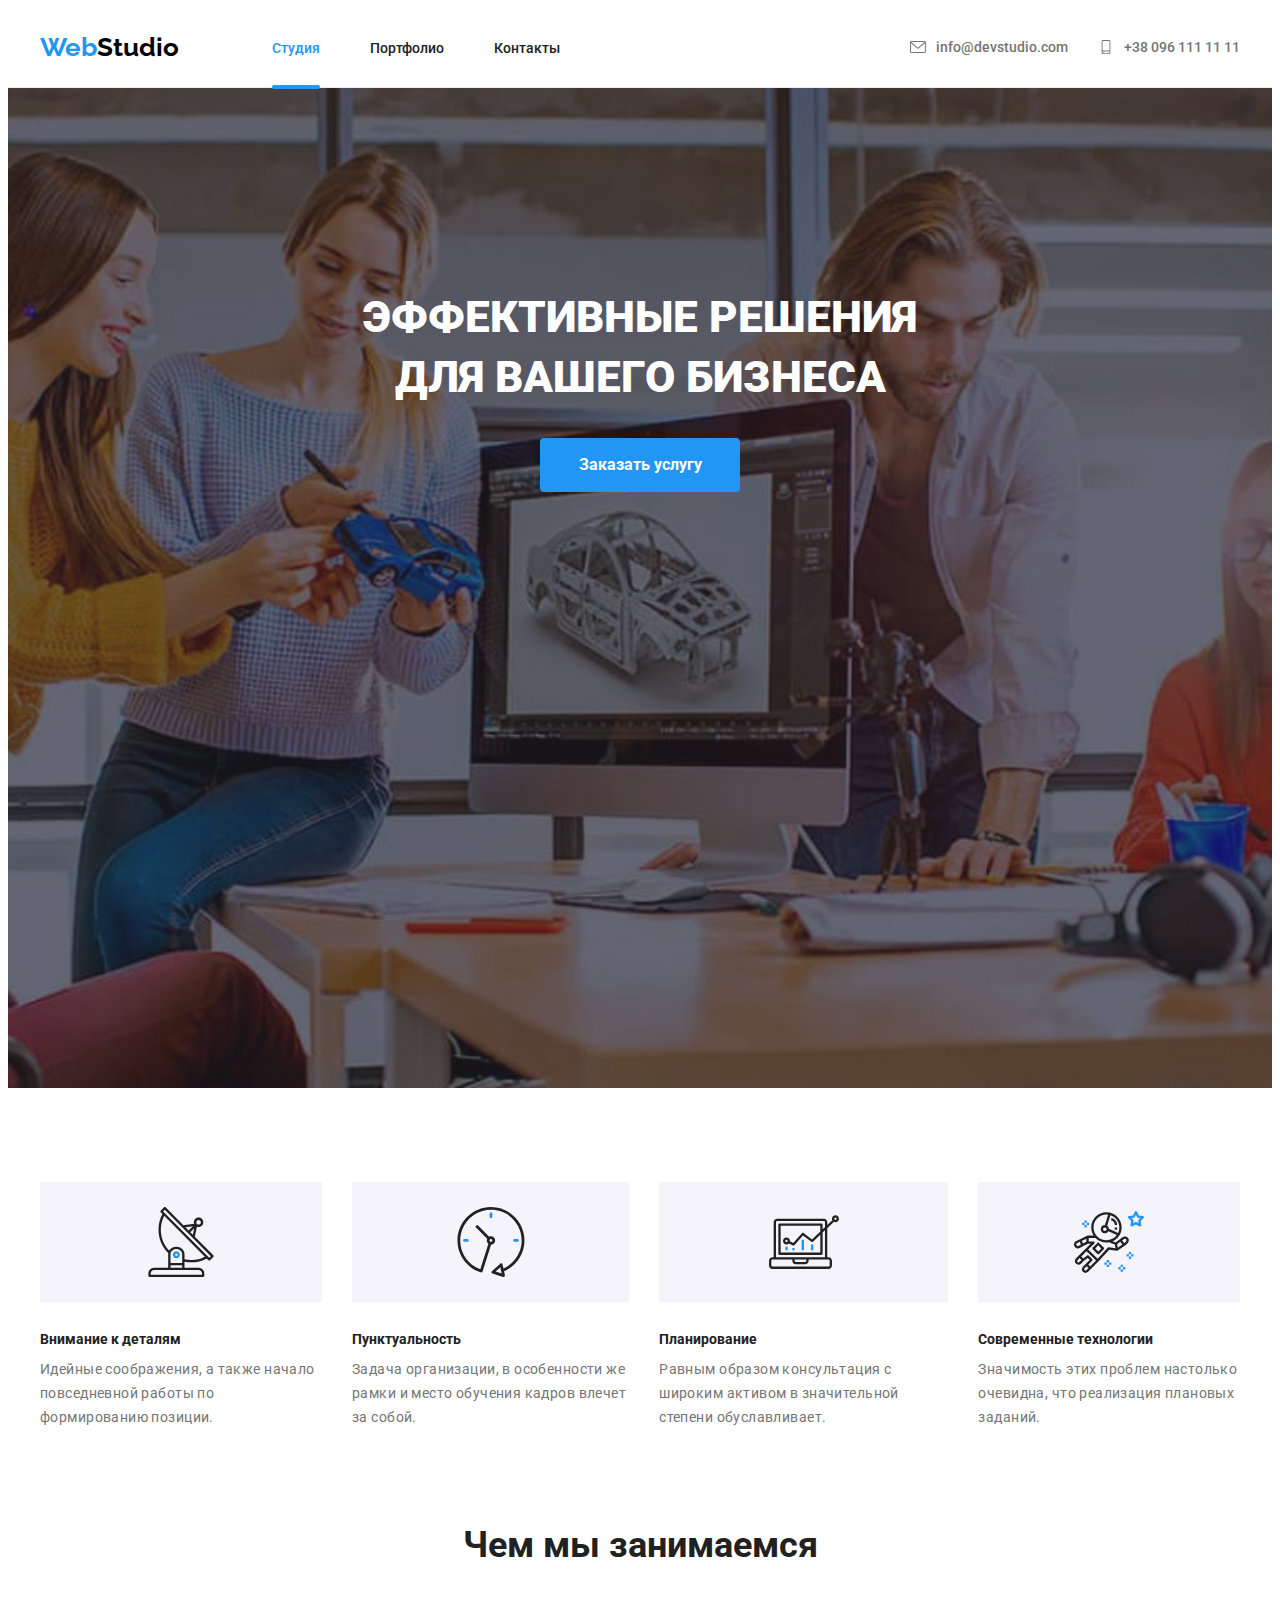
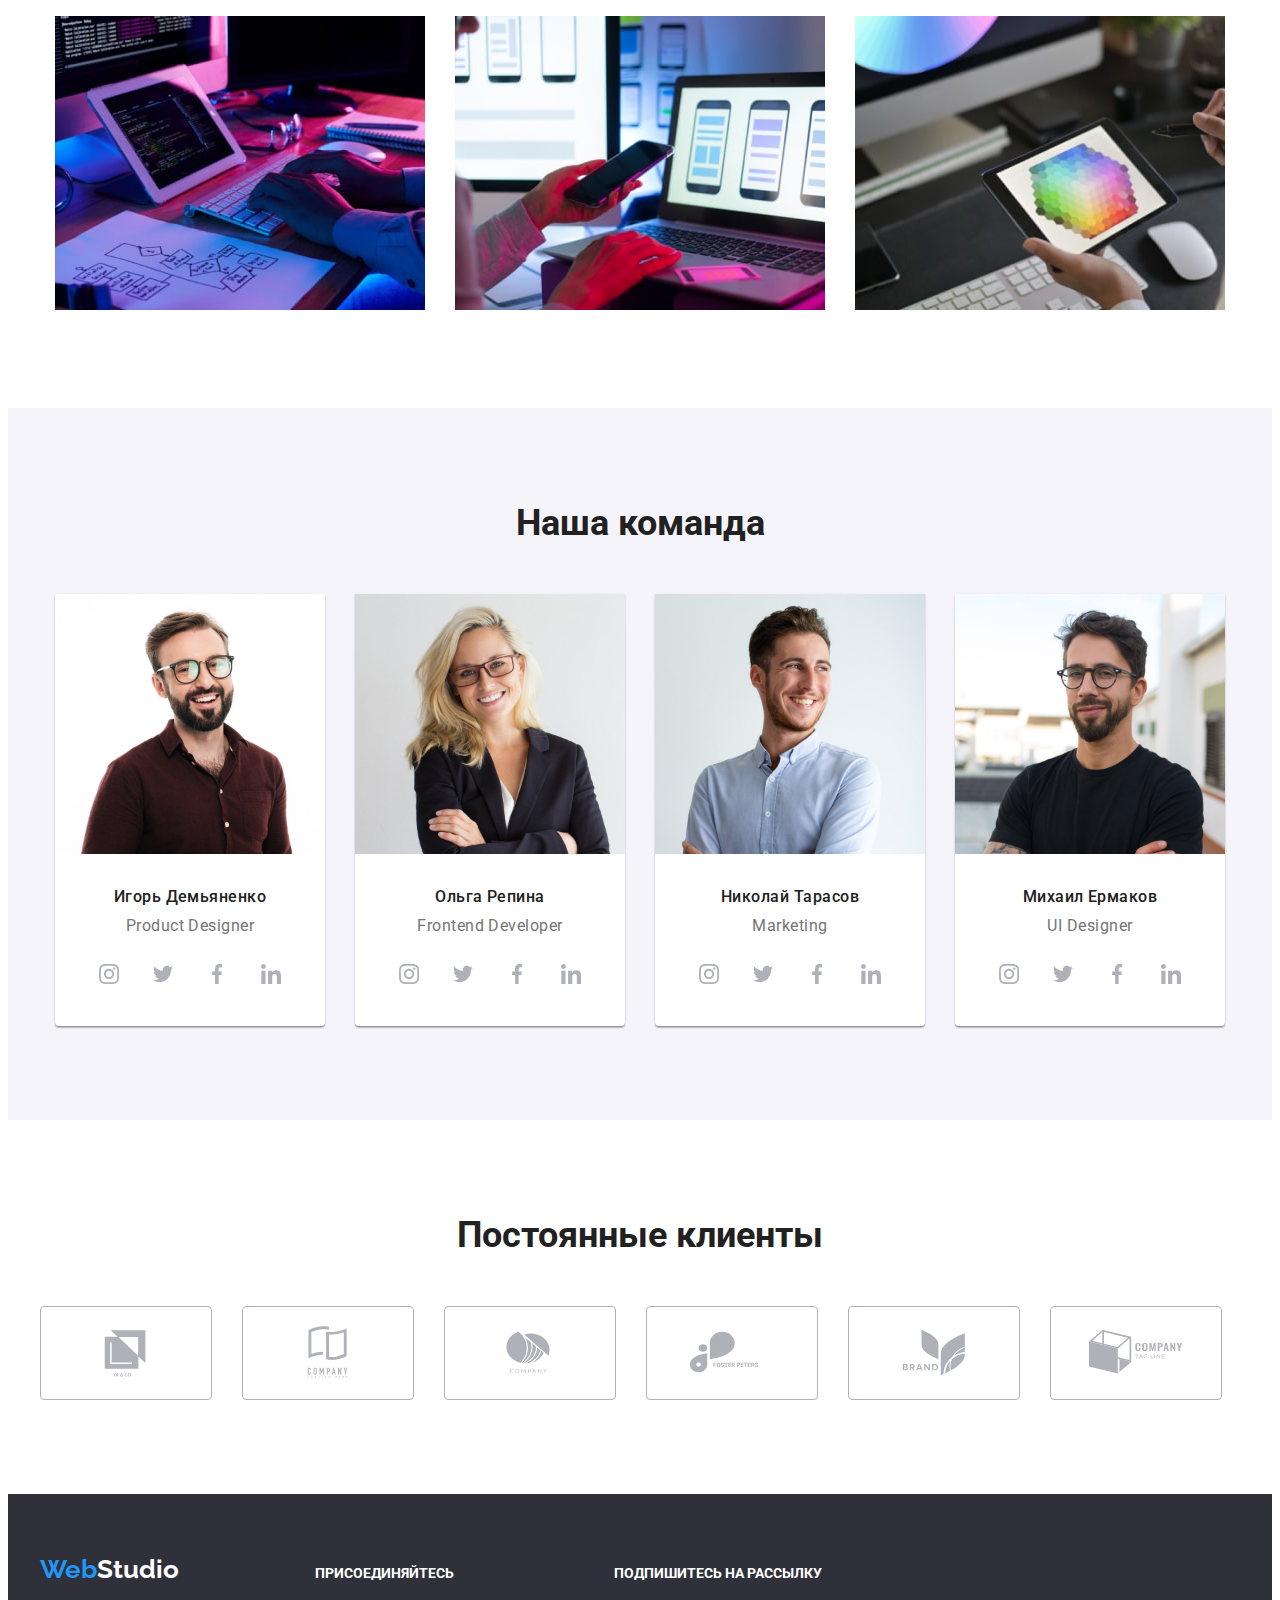
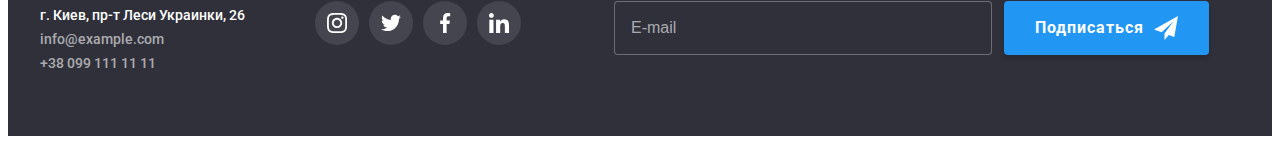
<file: index.html>
<!DOCTYPE html>
<html lang="ru">
  <head>
    <meta charset="UTF-8" />
    <meta http-equiv="X-UA-Compatible" content="IE=edge" />
    <meta name="viewport" content="width=device-width, initial-scale=1.0" />
    <link
      rel="stylesheet"
      href="https://cdnjs.cloudflare.com/ajax/libs/modern-normalize/1.1.0/modern-normalize.min.css"
      integrity="sha512-wpPYUAdjBVSE4KJnH1VR1HeZfpl1ub8YT/NKx4PuQ5NmX2tKuGu6U/JRp5y+Y8XG2tV+wKQpNHVUX03MfMFn9Q=="
      crossorigin="anonymous"
      referrerpolicy="no-referrer"
    />
    <link rel="stylesheet" href="./css/main.min.css" />
    <link rel="preconnect" href="https://fonts.googleapis.com" />
    <link rel="preconnect" href="https://fonts.gstatic.com" crossorigin />
    <link
      href="https://fonts.googleapis.com/css2?family=Montserrat:wght@400;700&family=Raleway:wght@700&family=Roboto:wght@400;500;700;900&display=swap"
      rel="stylesheet"
    />

    <title>WebStudio</title>
  </head>
  <body>
    <!--Шапка сайта-->
    <header class="header">
      <div class="container header__section">
        <a href="./index.html" class="logo header--logo"
          ><span class="logo__text">Web</span
          ><span class="logo__text--dark">Studio</span>
        </a>
        <nav>
          <ul class="nav list">
            <li class="nav__item">
              <a href="./index.html" class="nav__link home">Студия</a>
            </li>
            <li class="nav__item">
              <a href="./portfolio.html" class="nav__link">Портфолио</a>
            </li>
            <li class="nav__item"><a href="" class="nav__link">Контакты</a></li>
          </ul>
        </nav>
        <ul class="contacts list">
          <li class="contacts__item">
            <a href="mailto:info@devstudio.com" class="contacts__link">
              <svg class="contacts__icon" width="16px" height="12px">
                <use href="./images/icon.svg#mail"></use></svg
              >info@devstudio.com</a
            >
          </li>
          <li class="contacts__item">
            <a href="tel:+380961111111" class="contacts__link"
              ><svg class="contacts__icon" width="10px" height="16px">
                <use href="./images/icon.svg#smartphone"></use></svg
              >+38 096 111 11 11</a
            >
          </li>
        </ul>
      </div>
    </header>

    <main>
      <!--Герой-->
      <section class="hero hero--margin">
        <h1 class="hero__title hero__title--margin">
          Эффективные решения <br />
          для вашего бизнеса
        </h1>

        <button type="button" class="btn" data-modal-open>
          <span class="btn__text">Заказать услугу</span>
        </button>
      </section>

      <!--Наші переваги-->
      <section class="benefits--bottom-margin container">
        <h2 class="visually-hidden">Наші переваги</h2>
        <ul class="benefits list">
          <li class="benefits__item">
            <div class="benefits__image">
              <svg width="70" height="70">
                <use href="./images/icon.svg#antenna"></use>
              </svg>
            </div>
            <h3 class="benefits__title">Внимание к деталям</h3>
            <p class="benefits__parafrag">
              Идейные соображения, а также начало повседневной работы по
              формированию позиции.
            </p>
          </li>
          <li class="benefits__item">
            <div class="benefits__image">
              <svg width="70" height="70">
                <use href="./images/icon.svg#clock"></use>
              </svg>
            </div>
            <h3 class="benefits__title">Пунктуальность</h3>
            <p class="benefits__parafrag">
              Задача организации, в особенности же рамки и место обучения кадров
              влечет за собой.
            </p>
          </li>
          <li class="benefits__item">
            <div class="benefits__image">
              <svg width="70" height="70">
                <use href="./images/icon.svg#diagram"></use>
              </svg>
            </div>
            <h3 class="benefits__title">Планирование</h3>
            <p class="benefits__parafrag">
              Равным образом консультация с широким активом в значительной
              степени обуславливает.
            </p>
          </li>
          <li class="benefits__item">
            <div class="benefits__image">
              <svg width="70" height="70">
                <use href="./images/icon.svg#astronaut"></use>
              </svg>
            </div>
            <h3 class="benefits__title">Современные технологии</h3>
            <p class="benefits__parafrag">
              Значимость этих проблем настолько очевидна, что реализация
              плановых заданий.
            </p>
          </li>
        </ul>
      </section>

      <!--Чем мы занимаемся-->
      <section class="section container">
        <h2 class="title title--bottom-margin">Чем мы занимаемся</h2>
        <ul class="list works">
          <li class="works__item">
            <img
              src="./images/img1.jpg"
              alt="Работа с компютером"
              width="370"
              height="294"
            />
            <p class="works__text">Десктопные приложения</p>
          </li>
          <li class="works__item">
            <img
              src="./images/img2.jpg"
              alt="Работа с телефоном"
              width="370"
              height="294"
            />
            <p class="works__text">Мобильные приложения</p>
          </li>
          <li class="works__item">
            <img
              src="./images/img3.jpg"
              alt="Работа с планшетом"
              width="370"
              height="294"
            />
            <p class="works__text">Дизайнерские решения</p>
          </li>
        </ul>
      </section>

      <!--Наша команда-->
      <section class="section--dark section">
        <div class="container">
          <h2 class="title title--bottom-margin">Наша команда</h2>
          <ul class="list commands">
            <li class="commands__item">
              <img
                class="img"
                src="./images/comand1.jpg"
                alt="Игорь Демьяненко"
                width="270"
                height="260"
              />
              <div class="commands--margin">
                <h3 class="commands__title">Игорь Демьяненко</h3>
                <p lang="en" class="commands__text">Product Designer</p>

                <div class="social--container">
                  <ul class="social list social--top-margin">
                    <li class="social--margin">
                      <a href="" class="social__link">
                        <svg class="social__icon" width="20px" height="20px">
                          <use href="./images/icon.svg#instagram"></use>
                        </svg>
                      </a>
                    </li>
                    <li class="social--margin">
                      <a href="" class="social__link">
                        <svg class="social__icon" width="20px" height="20px">
                          <use href="./images/icon.svg#twitter"></use>
                        </svg>
                      </a>
                    </li>
                    <li class="social--margin">
                      <a href="" class="social__link">
                        <svg class="social__icon" width="20px" height="20px">
                          <use href="./images/icon.svg#facebook"></use>
                        </svg>
                      </a>
                    </li>
                    <li class="social--margin">
                      <a href="" class="social__link">
                        <svg class="social__icon" width="20px" height="20px">
                          <use href="./images/icon.svg#linkedin"></use>
                        </svg>
                      </a>
                    </li>
                  </ul>
                </div>
              </div>
            </li>

            <li class="commands__item">
              <img
                class="img"
                src="./images/comand2.jpg"
                alt="Ольга Репина"
                width="270"
                height="260"
              />
              <div class="commands--margin">
                <h3 class="commands__title">Ольга Репина</h3>
                <p lang="en" class="commands__text">Frontend Developer</p>

                <div class="social--container">
                  <ul class="social list social--top-margin">
                    <li class="social--margin">
                      <a href="" class="social__link">
                        <svg class="social__icon" width="20px" height="20px">
                          <use href="./images/icon.svg#instagram"></use>
                        </svg>
                      </a>
                    </li>
                    <li class="social--margin">
                      <a href="" class="social__link">
                        <svg class="social__icon" width="20px" height="20px">
                          <use href="./images/icon.svg#twitter"></use>
                        </svg>
                      </a>
                    </li>
                    <li class="social--margin">
                      <a href="" class="social__link">
                        <svg class="social__icon" width="20px" height="20px">
                          <use href="./images/icon.svg#facebook"></use>
                        </svg>
                      </a>
                    </li>
                    <li class="social--margin">
                      <a href="" class="social__link">
                        <svg class="social__icon" width="20px" height="20px">
                          <use href="./images/icon.svg#linkedin"></use>
                        </svg>
                      </a>
                    </li>
                  </ul>
                </div>
              </div>
            </li>

            <li class="commands__item">
              <img
                class="img"
                src="./images/comand3.jpg"
                alt="Николай Тарасов"
                width="270"
                height="260"
              />
              <div class="commands--margin">
                <h3 class="commands__title">Николай Тарасов</h3>
                <p lang="en" class="commands__text">Marketing</p>

                <div class="social--container">
                  <ul class="social list social--top-margin">
                    <li class="social--margin">
                      <a href="" class="social__link">
                        <svg class="social__icon" width="20px" height="20px">
                          <use href="./images/icon.svg#instagram"></use>
                        </svg>
                      </a>
                    </li>
                    <li class="social--margin">
                      <a href="" class="social__link">
                        <svg class="social__icon" width="20px" height="20px">
                          <use href="./images/icon.svg#twitter"></use>
                        </svg>
                      </a>
                    </li>
                    <li class="social--margin">
                      <a href="" class="social__link">
                        <svg class="social__icon" width="20px" height="20px">
                          <use href="./images/icon.svg#facebook"></use>
                        </svg>
                      </a>
                    </li>
                    <li class="social--margin">
                      <a href="" class="social__link">
                        <svg class="social__icon" width="20px" height="20px">
                          <use href="./images/icon.svg#linkedin"></use>
                        </svg>
                      </a>
                    </li>
                  </ul>
                </div>
              </div>
            </li>

            <li class="commands__item">
              <img
                class="img"
                src="./images/comand4.jpg"
                alt="Михаил Ермаков"
                width="270"
                height="260"
              />
              <div class="commands--margin">
                <h3 class="commands__title">Михаил Ермаков</h3>
                <p lang="en" class="commands__text">UI Designer</p>

                <div class="social--container">
                  <ul class="social list social--top-margin">
                    <li class="social--margin">
                      <a href="" class="social__link">
                        <svg class="social__icon" width="20px" height="20px">
                          <use href="./images/icon.svg#instagram"></use>
                        </svg>
                      </a>
                    </li>
                    <li class="social--margin">
                      <a href="" class="social__link">
                        <svg class="social__icon" width="20px" height="20px">
                          <use href="./images/icon.svg#twitter"></use>
                        </svg>
                      </a>
                    </li>
                    <li class="social--margin">
                      <a href="" class="social__link">
                        <svg class="social__icon" width="20px" height="20px">
                          <use href="./images/icon.svg#facebook"></use>
                        </svg>
                      </a>
                    </li>
                    <li class="social--margin">
                      <a href="" class="social__link">
                        <svg class="social__icon" width="20px" height="20px">
                          <use href="./images/icon.svg#linkedin"></use>
                        </svg>
                      </a>
                    </li>
                  </ul>
                </div>
              </div>
            </li>
          </ul>
        </div>
      </section>

      <!-- Наші партнери -->
      <section class="section container">
        <h2 class="title title--bottom-margin">Постоянные клиенты</h2>
        <ul class="list partners">
          <li class="partners__item">
            <a href="" class="partners__link">
              <svg width="106" height="60">
                <use href="./images/icon.svg#client1"></use></svg
            ></a>
          </li>
          <li class="partners__item">
            <a href="" class="partners__link">
              <svg width="106" height="60">
                <use href="./images/icon.svg#client2"></use></svg
            ></a>
          </li>
          <li class="partners__item">
            <a href="" class="partners__link">
              <svg width="106" height="60">
                <use href="./images/icon.svg#client3"></use></svg
            ></a>
          </li>
          <li class="partners__item">
            <a href="" class="partners__link">
              <svg width="106" height="60">
                <use href="./images/icon.svg#client4"></use></svg
            ></a>
          </li>
          <li class="partners__item">
            <a href="" class="partners__link">
              <svg width="106" height="60">
                <use href="./images/icon.svg#client5"></use></svg
            ></a>
          </li>
          <li class="partners__item">
            <a href="" class="partners__link">
              <svg width="106" height="60">
                <use href="./images/icon.svg#client6"></use></svg
            ></a>
          </li>
        </ul>
      </section>
    </main>

    <!--Подвал сайта-->
    <footer class="footer">
      <div class="footer-container">
        <div class="footer-box">
          <a href="./index.html" class="logo"
            ><span class="logo__text">Web</span
            ><span class="logo__text--light">Studio</span></a
          >
          <address class="address--styles">
            <ul class="list address">
              <li class="address__item">
                <a
                  href="https://goo.gl/maps/C1YfD3nQQmDb3QRQA"
                  target="_blank"
                  rel="noreferrer noopener nofollow"
                  class="address__text address__text--light"
                  >г. Киев, пр-т Леси Украинки, 26</a
                >
              </li>
              <li class="address__item">
                <a href="mailto:info@example.com" class="address__text"
                  >info@example.com</a
                >
              </li>
              <li class="address__item">
                <a href="tel:+380991111111" class="address__text"
                  >+38 099 111 11 11</a
                >
              </li>
            </ul>
          </address>
        </div>

        <div>
          <h2 class="footer__title">присоединяйтесь</h2>
          <div>
            <ul class="social list social--top-margin">
              <li class="social--margin">
                <a href="" class="social__link social__link--dark">
                  <svg
                    class="social__icon social__icon--light"
                    width="20px"
                    height="20px"
                  >
                    <use href="./images/icon.svg#instagram"></use>
                  </svg>
                </a>
              </li>
              <li class="social--margin">
                <a href="" class="social__link social__link--dark">
                  <svg
                    class="social__icon social__icon--light"
                    width="20px"
                    height="20px"
                  >
                    <use href="./images/icon.svg#twitter"></use>
                  </svg>
                </a>
              </li>
              <li class="social--margin">
                <a href="" class="social__link social__link--dark">
                  <svg
                    class="social__icon social__icon--light"
                    width="20px"
                    height="20px"
                  >
                    <use href="./images/icon.svg#facebook"></use>
                  </svg>
                </a>
              </li>
              <li class="social--margin">
                <a href="" class="social__link social__link--dark">
                  <svg
                    class="social__icon social__icon--light"
                    width="20px"
                    height="20px"
                  >
                    <use href="./images/icon.svg#linkedin"></use>
                  </svg>
                </a>
              </li>
            </ul>
          </div>
        </div>

        <div class="footer__mail-box">
          <h2 class="footer__title">Подпишитесь на рассылку</h2>
          <form class="mail">
            <input
              class="mail__input"
              type="email"
              name="mail"
              id="footer-email"
              placeholder="E-mail"
            />
            <button type="submit" class="mail__btn">
              Подписаться
              <svg class="mail__btn-icon" width="24px" height="24px">
                <use href="./images/icon.svg#send"></use>
              </svg>
            </button>
          </form>
        </div>
      </div>
    </footer>

    <div class="modal-box is-hidden" data-modal>
      <div class="modal">
        <button type="button" class="modal__btn-close" data-modal-close>
          <svg width="18" height="18">
            <use href="./images/icon.svg#close-black"></use>
          </svg>
        </button>

        <p class="form__title">Оставьте свои данные, мы вам перезвоним</p>
        <form>
          <div class="form">
            <label for="name" class="form__text">Имя</label>
            <span class="form__input-icon">
              <input type="text" name="name" id="name" class="form_input" />
              <svg class="form__icon" width="18" height="18">
                <use href="./images/icon.svg#person-black"></use></svg
            ></span>
          </div>

          <div class="form">
            <label for="tel" class="form__text">Телефон</label>
            <span class="form__input-icon">
              <input type="tel" name="tel" id="tel" class="form_input" />
              <svg class="form__icon" width="18" height="18">
                <use href="./images/icon.svg#phone-black"></use></svg
            ></span>
          </div>

          <div class="form">
            <label for="mail" class="form__text">Почта</label>
            <span class="form__input-icon">
              <input type="email" name="mail" id="mail" class="form_input" />
              <svg class="form__icon" width="18" height="18">
                <use href="./images/icon.svg#email-black"></use></svg
            ></span>
          </div>

          <div class="comment__container">
            <label for="comment" class="form__text">Комментарий</label>
            <textarea
              class="comment"
              name="comment"
              id="comment"
              cols="30"
              rows="10"
              placeholder="Введите текст"
            ></textarea>
          </div>

          <div class="accept">
            <label for="yes" class="accept__text">
              <input
                class="accept__checkbox visually-hidden"
                type="checkbox"
                name="yes"
                value="yes"
                id="yes"
              />
              <span class="accept__icon"></span>
              Соглашаюсь с рассылкой и принимаю
              <a href="" class="accept__link"> Условия договора</a>
            </label>
          </div>

          <button type="submit" class="btn btn__modal--styles">
            <span class="btn__text">Отправить</span>
          </button>
        </form>
      </div>
    </div>
    <script src="./js/modal.js"></script>
  </body>
</html>
</file>
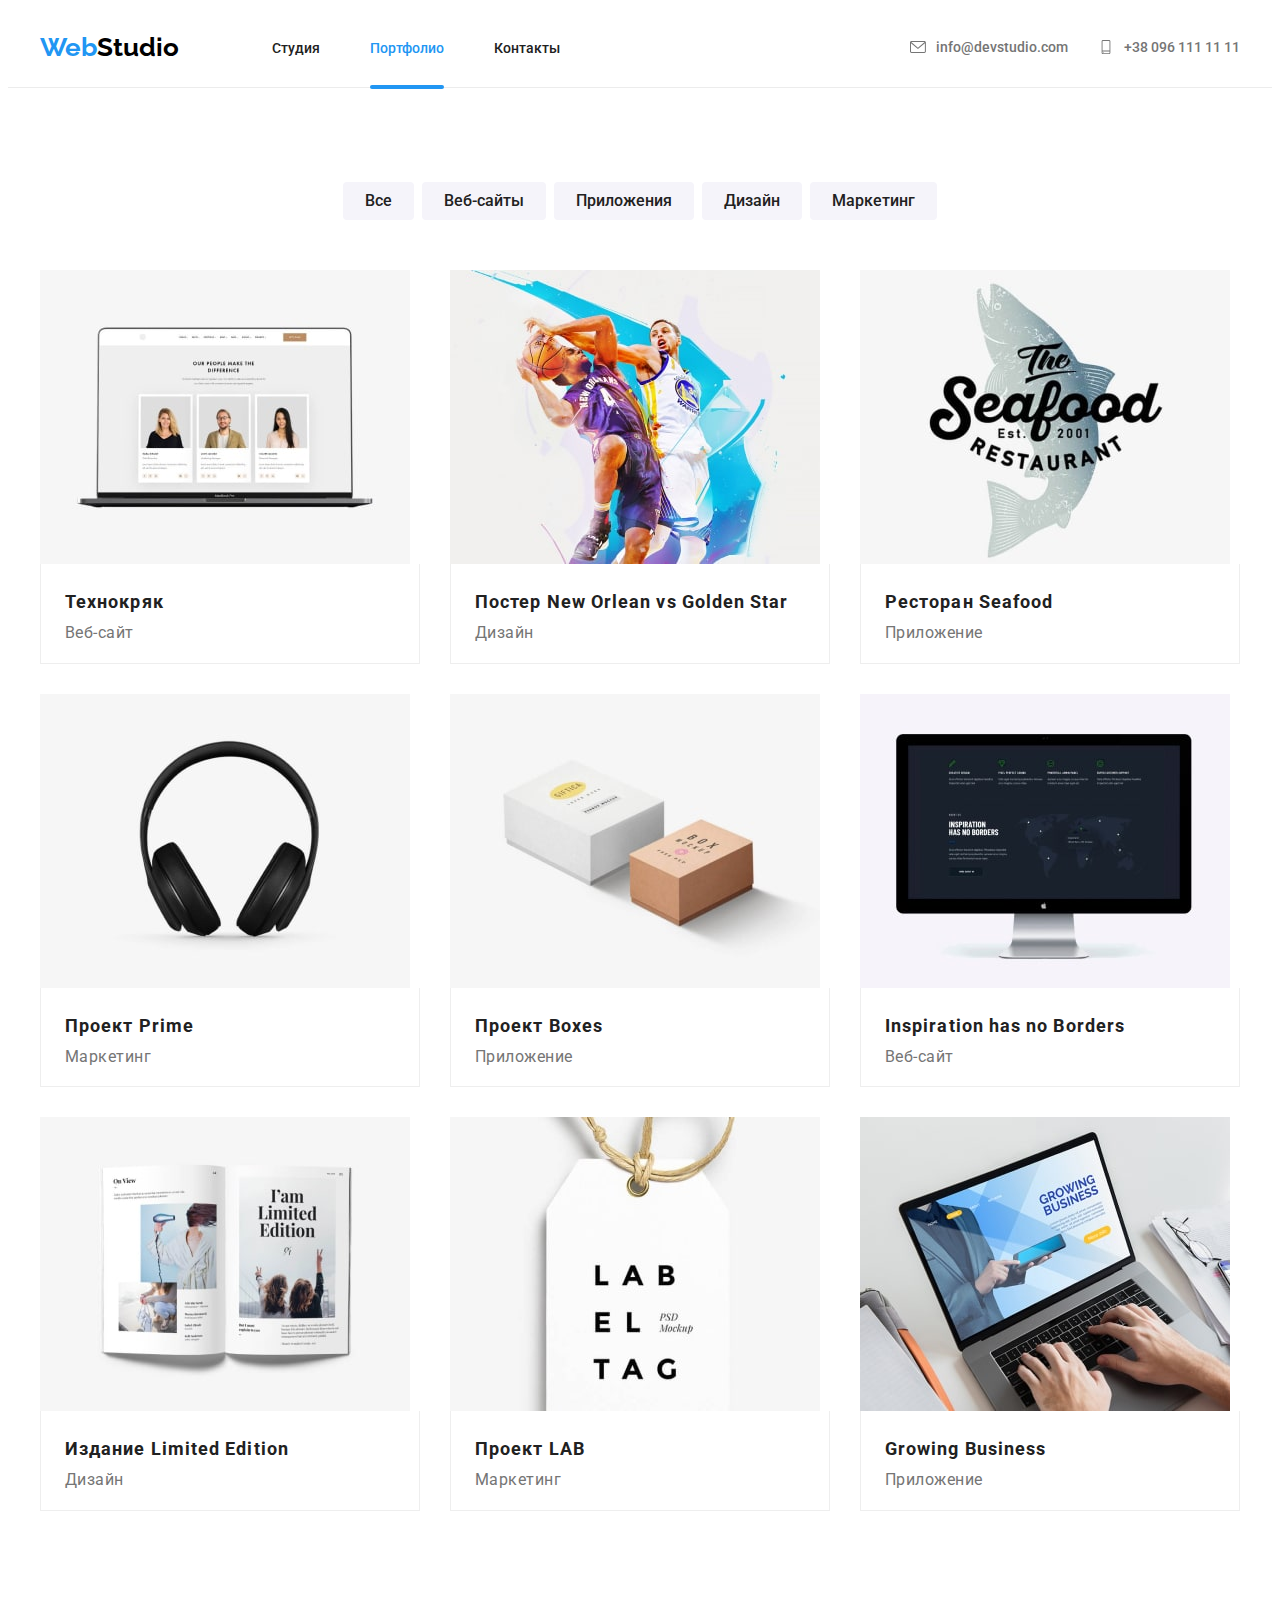
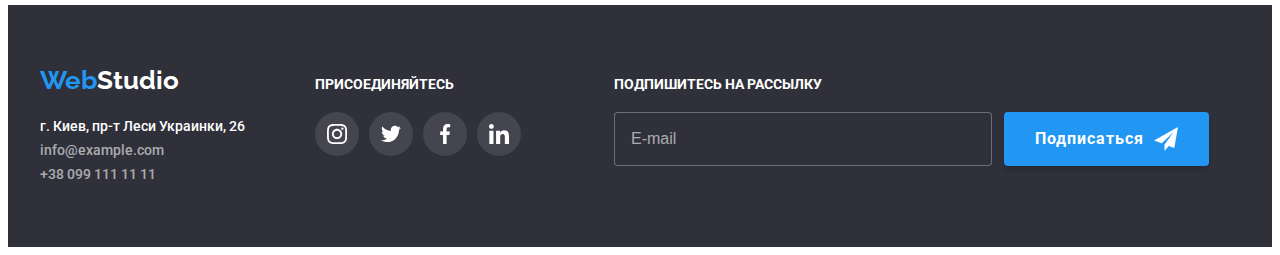
<file: portfolio.html>
<!DOCTYPE html>
<html lang="ru">
  <head>
    <meta charset="UTF-8" />
    <meta http-equiv="X-UA-Compatible" content="IE=edge" />
    <meta name="viewport" content="width=device-width, initial-scale=1.0" />
    <link
      rel="stylesheet"
      href="https://cdnjs.cloudflare.com/ajax/libs/modern-normalize/1.1.0/modern-normalize.min.css"
      integrity="sha512-wpPYUAdjBVSE4KJnH1VR1HeZfpl1ub8YT/NKx4PuQ5NmX2tKuGu6U/JRp5y+Y8XG2tV+wKQpNHVUX03MfMFn9Q=="
      crossorigin="anonymous"
      referrerpolicy="no-referrer"
    />
    <link rel="stylesheet" href="./css/main.min.css" />
    <link rel="preconnect" href="https://fonts.googleapis.com" />
    <link rel="preconnect" href="https://fonts.gstatic.com" crossorigin />
    <link
      href="https://fonts.googleapis.com/css2?family=Montserrat:wght@400;700&family=Raleway:wght@700&family=Roboto:wght@400;500;700;900&display=swap"
      rel="stylesheet"
    />
    <title>Portfolio</title>
  </head>
  <body>
    <!--Шапка сайта-->
    <header class="header">
      <div class="container header__section">
        <a href="./index.html" class="logo header--logo"
          ><span class="logo__text">Web</span
          ><span class="logo__text--dark">Studio</span>
        </a>
        <nav>
          <ul class="nav list">
            <li class="nav__item">
              <a href="./index.html" class="nav__link">Студия</a>
            </li>
            <li class="nav__item">
              <a href="./portfolio.html" class="nav__link home">Портфолио</a>
            </li>
            <li class="nav__item"><a href="" class="nav__link">Контакты</a></li>
          </ul>
        </nav>
        <ul class="contacts list">
          <li class="contacts__item">
            <a href="mailto:info@devstudio.com" class="contacts__link">
              <svg class="contacts__icon" width="16px" height="12px">
                <use href="./images/icon.svg#mail"></use></svg
              >info@devstudio.com</a
            >
          </li>
          <li class="contacts__item">
            <a href="tel:+380961111111" class="contacts__link"
              ><svg class="contacts__icon" width="10px" height="16px">
                <use href="./images/icon.svg#smartphone"></use></svg
              >+38 096 111 11 11</a
            >
          </li>
        </ul>
      </div>
    </header>

    <main>
      <section class="section">
        <div class="container">
          <h1 class="visually-hidden">Страница портфолио</h1>
          <!-- Кнопки портфоліо -->
          <div class="portfolio-nav__margin">
            <ul class="portfolio-nav list">
              <li class="portfolio-nav__item">
                <button type="button" class="portfolio__btn">Все</button>
              </li>
              <li class="portfolio-nav__item">
                <button type="button" class="portfolio__btn">Веб-сайты</button>
              </li>
              <li class="portfolio-nav__item">
                <button type="button" class="portfolio__btn">Приложения</button>
              </li>
              <li class="portfolio-nav__item">
                <button type="button" class="portfolio__btn">Дизайн</button>
              </li>
              <li class="portfolio-nav__item">
                <button type="button" class="portfolio__btn">Маркетинг</button>
              </li>
            </ul>
          </div>

          <!-- Портфоліо -->

          <ul class="portfolio list">
            <li class="portfolio__item">
              <a href="" class="portfolio__link">
                <div class="portfolio__overlay">
                  <img
                    src="./images/portfolio/img1.jpg"
                    alt="Изображение ноутбука"
                    width="370"
                  />
                  <p class="portfolio__text">
                    Ресурс предлагает комплексные предложения с разным уровнем
                    функционала и сервисов. Все это позволит посетителю получить
                    исчерпывающие сведения о компании или частном лице.
                  </p>
                </div>
                <div class="portfolio__container">
                  <h2 class="portfolio__title">Технокряк</h2>
                  <p class="portfolio__bottom-text">Веб-сайт</p>
                </div></a
              >
            </li>
            <li class="portfolio__item">
              <a href="" class="portfolio__link">
                <div class="portfolio__overlay">
                  <img
                    src="./images/portfolio/img2.jpg"
                    alt="Постер New Orlean vs Golden Star"
                    width="370"
                  />
                  <p class="portfolio__text">
                    Ресурс предлагает комплексные предложения с разным уровнем
                    функционала и сервисов. Все это позволит посетителю получить
                    исчерпывающие сведения о компании или частном лице.
                  </p>
                </div>
                <div class="portfolio__container">
                  <h2 class="portfolio__title">
                    Постер <span lang="en">New Orlean vs Golden Star</span>
                  </h2>
                  <p class="portfolio__bottom-text">Дизайн</p>
                </div>
              </a>
            </li>
            <li class="portfolio__item">
              <a href="" class="portfolio__link"
                ><div class="portfolio__overlay">
                  <img
                    src="./images/portfolio/img3.jpg"
                    alt="Логотип ресторану Seafood"
                    width="370"
                  />
                  <p class="portfolio__text">
                    Ресурс предлагает комплексные предложения с разным уровнем
                    функционала и сервисов. Все это позволит посетителю получить
                    исчерпывающие сведения о компании или частном лице.
                  </p>
                </div>
                <div class="portfolio__container">
                  <h2 class="portfolio__title">
                    Ресторан <span lang="en">Seafood</span>
                  </h2>
                  <p class="portfolio__bottom-text">Приложение</p>
                </div></a
              >
            </li>
            <li class="portfolio__item">
              <a href="" class="portfolio__link"
                ><div class="portfolio__overlay">
                  <img
                    src="./images/portfolio/img4.jpg"
                    alt="Изображение наушников"
                    width="370"
                  />
                  <p class="portfolio__text">
                    Ресурс предлагает комплексные предложения с разным уровнем
                    функционала и сервисов. Все это позволит посетителю получить
                    исчерпывающие сведения о компании или частном лице.
                  </p>
                </div>
                <div class="portfolio__container">
                  <h2 class="portfolio__title">
                    Проект <span lang="eu">Prime</span>
                  </h2>
                  <p class="portfolio__bottom-text">Маркетинг</p>
                </div></a
              >
            </li>
            <li class="portfolio__item">
              <a href="" class="portfolio__link"
                ><div class="portfolio__overlay">
                  <img
                    src="./images/portfolio/img5.jpg"
                    alt="Изображение коробок"
                    width="370"
                  />
                  <p class="portfolio__text">
                    Ресурс предлагает комплексные предложения с разным уровнем
                    функционала и сервисов. Все это позволит посетителю получить
                    исчерпывающие сведения о компании или частном лице.
                  </p>
                </div>
                <div class="portfolio__container">
                  <h2 class="portfolio__title">
                    Проект <span lang="en">Boxes</span>
                  </h2>
                  <p class="portfolio__bottom-text">Приложение</p>
                </div></a
              >
            </li>
            <li class="portfolio__item">
              <a href="" class="portfolio__link">
                <div class="portfolio__overlay">
                  <img
                    src="./images/portfolio/img6.jpg"
                    alt="Изображение монитора"
                    width="370"
                  />
                  <p class="portfolio__text">
                    Ресурс предлагает комплексные предложения с разным уровнем
                    функционала и сервисов. Все это позволит посетителю получить
                    исчерпывающие сведения о компании или частном лице.
                  </p>
                </div>
                <div class="portfolio__container">
                  <h2 lang="en" class="portfolio__title">
                    Inspiration has no Borders
                  </h2>
                  <p class="portfolio__bottom-text">Веб-сайт</p>
                </div></a
              >
            </li>
            <li class="portfolio__item">
              <a href="" class="portfolio__link"
                ><div class="portfolio__overlay">
                  <img
                    src="./images/portfolio/img7.jpg"
                    alt="Розгорнутая книга"
                    width="370"
                  />
                  <p class="portfolio__text">
                    Ресурс предлагает комплексные предложения с разным уровнем
                    функционала и сервисов. Все это позволит посетителю получить
                    исчерпывающие сведения о компании или частном лице.
                  </p>
                </div>
                <div class="portfolio__container">
                  <h2 class="portfolio__title">
                    Издание <span lang="en">Limited Edition</span>
                  </h2>
                  <p class="portfolio__bottom-text">Дизайн</p>
                </div></a
              >
            </li>
            <li class="portfolio__item">
              <a href="" class="portfolio__link">
                <div class="portfolio__overlay">
                  <img
                    src="./images/portfolio/img8.jpg"
                    alt="Проект LAB"
                    width="370"
                  />
                  <p class="portfolio__text">
                    Ресурс предлагает комплексные предложения с разным уровнем
                    функционала и сервисов. Все это позволит посетителю получить
                    исчерпывающие сведения о компании или частном лице.
                  </p>
                </div>
                <div class="portfolio__container">
                  <h2 class="portfolio__title">
                    Проект <span lang="en">LAB</span>
                  </h2>
                  <p class="portfolio__bottom-text">Маркетинг</p>
                </div></a
              >
            </li>
            <li class="portfolio__item">
              <a href="" class="portfolio__link">
                <div class="portfolio__overlay">
                  <img
                    src="./images/portfolio/img9.jpg"
                    alt="Робота за ноутбуком"
                    width="370"
                  />
                  <p class="portfolio__text">
                    Ресурс предлагает комплексные предложения с разным уровнем
                    функционала и сервисов. Все это позволит посетителю получить
                    исчерпывающие сведения о компании или частном лице.
                  </p>
                </div>
                <div class="portfolio__container">
                  <h2 class="portfolio__title" lang="en">Growing Business</h2>
                  <p class="portfolio__bottom-text">Приложение</p>
                </div></a
              >
            </li>
          </ul>
        </div>
      </section>
    </main>

    <!--Подвал сайта-->
    <footer class="footer">
      <div class="footer-container">
        <div class="footer-box">
          <a href="./index.html" class="logo"
            ><span class="logo__text">Web</span
            ><span class="logo__text--light">Studio</span></a
          >
          <address class="address--styles">
            <ul class="list address">
              <li class="address__item">
                <a
                  href="https://goo.gl/maps/C1YfD3nQQmDb3QRQA"
                  target="_blank"
                  rel="noreferrer noopener nofollow"
                  class="address__text address__text--light"
                  >г. Киев, пр-т Леси Украинки, 26</a
                >
              </li>
              <li class="address__item">
                <a href="mailto:info@example.com" class="address__text"
                  >info@example.com</a
                >
              </li>
              <li class="address__item">
                <a href="tel:+380991111111" class="address__text"
                  >+38 099 111 11 11</a
                >
              </li>
            </ul>
          </address>
        </div>

        <div>
          <h2 class="footer__title">присоединяйтесь</h2>
          <div>
            <ul class="social list social--top-margin">
              <li class="social--margin">
                <a href="" class="social__link social__link--dark">
                  <svg
                    class="social__icon social__icon--light"
                    width="20px"
                    height="20px"
                  >
                    <use href="./images/icon.svg#instagram"></use>
                  </svg>
                </a>
              </li>
              <li class="social--margin">
                <a href="" class="social__link social__link--dark">
                  <svg
                    class="social__icon social__icon--light"
                    width="20px"
                    height="20px"
                  >
                    <use href="./images/icon.svg#twitter"></use>
                  </svg>
                </a>
              </li>
              <li class="social--margin">
                <a href="" class="social__link social__link--dark">
                  <svg
                    class="social__icon social__icon--light"
                    width="20px"
                    height="20px"
                  >
                    <use href="./images/icon.svg#facebook"></use>
                  </svg>
                </a>
              </li>
              <li class="social--margin">
                <a href="" class="social__link social__link--dark">
                  <svg
                    class="social__icon social__icon--light"
                    width="20px"
                    height="20px"
                  >
                    <use href="./images/icon.svg#linkedin"></use>
                  </svg>
                </a>
              </li>
            </ul>
          </div>
        </div>

        <div class="footer__mail-box">
          <h2 class="footer__title">Подпишитесь на рассылку</h2>
          <form class="mail">
            <input
              class="mail__input"
              type="email"
              name="mail"
              id="footer-email"
              placeholder="E-mail"
            />
            <button type="submit" class="mail__btn">
              Подписаться
              <svg class="mail__btn-icon" width="24px" height="24px">
                <use href="./images/icon.svg#send"></use>
              </svg>
            </button>
          </form>
        </div>
      </div>
    </footer>
  </body>
</html>
</file>
<file: css/main.min.css>
:root{--primary-text-color: #212121;--additional-text-color: #757575;--footer-adr-color: rgba(255, 255, 255, 0.6);--accent-color: #2196f3;--footer-color: #2f303a;--bg-color: #ffffff;--bg-section-color: #f5f4fa;--section-color: #f5f4fa;--logo-color: #000000;--border-color: #eeeeee;--clients-color: #afb1b8}body{color:var(--primary-text-color);background-color:var(--bg-color);font-family:"Roboto","Helvetica Neue","Verdana","Tahoma",sans-serif}h1,h2,h3,h4,p,ul{margin:0}a{text-decoration:none}textarea{resize:none}.section{padding-top:94px;padding-bottom:94px}.section--dark{background-color:var(--bg-section-color)}.list{list-style:none;padding-left:0;margin-top:0;margin-bottom:0}.container{width:1200px;margin:0 auto;padding-left:15px;padding-right:15px}.address--styles{font-style:normal;margin-top:20px}.visually-hidden{position:absolute;width:1px;height:1px;margin:-1px;border:0;padding:0;white-space:nowrap;-webkit-clip-path:inset(100%);clip-path:inset(100%);clip:rect(0 0 0 0);overflow:hidden}.logo{font-weight:700;font-size:26px;text-decoration:none;font-family:"Raleway";transition:color 250ms cubic-bezier(0.4, 0, 0.2, 1)}.logo .logo__text{color:var(--accent-color)}.logo__text:hover,.logo__text:focus{color:var(--primary-text-color);transition:color 250ms cubic-bezier(0.4, 0, 0.2, 1)}.logo__text--dark{color:var(--logo-color)}.logo__text--light{color:var(--bg-color)}.header--logo{margin-right:93px}.nav{display:flex}.nav__item{position:relative}.nav .nav__item+.nav__item{margin-left:50px}.nav .nav__link{color:var(--primary-text-color);font-weight:500;font-size:14px;text-decoration:none;transition:color 250ms cubic-bezier(0.4, 0, 0.2, 1)}.nav .nav__link:hover,.nav .nav__link:focus{color:var(--accent-color)}.home::after{display:block;content:"";position:absolute;left:0;bottom:-32px;width:100%;height:4px;background-color:var(--accent-color);transition:background-color 250ms cubic-bezier(0.4, 0, 0.2, 1);border-radius:2px}.nav__link.home{color:var(--accent-color);transition:color 250ms cubic-bezier(0.4, 0, 0.2, 1)}.contacts{display:flex;margin-left:auto}.contacts__link{display:flex;align-items:center;font-weight:500;font-size:14px;color:var(--additional-text-color);transition:color 250ms cubic-bezier(0.4, 0, 0.2, 1),fill 250ms cubic-bezier(0.4, 0, 0.2, 1)}.contacts__link:hover,.contacts__link:focus{fill:var(--accent-color);color:var(--accent-color)}.contacts .contacts__item+.contacts__item{margin-left:30px}.contacts__icon{width:16px;height:14px;margin-right:10px;fill:currentColor}.contacts__icon:hover,.contacts__icon:focus{fill:var(--accent-color);color:var(--accent-color)}.btn{padding:10px 32px;min-width:200px;background-color:var(--accent-color);border-radius:4px;border-color:rgba(0,0,0,0);cursor:pointer;font-family:inherit;font-size:16px;line-height:1.87;font-weight:700}.btn__text{color:var(--bg-color)}.title{color:var(--primary-text-color);text-align:center;font-size:36px;line-height:1.17;font-weight:700}.title--bottom-margin{margin-bottom:50px}.social{display:flex;justify-content:center}.social--margin{margin-right:10px}.social--margin:last-child{margin-right:0}.social--container{margin-top:16px;padding-left:32px;padding-right:32px}.social__link{width:44px;height:44px;display:flex;align-items:center;border-radius:50%;background-color:var(--bg-section-color-color);fill:var(--clients-color);transition:background-color 250ms cubic-bezier(0.4, 0, 0.2, 1),fill 250ms cubic-bezier(0.4, 0, 0.2, 1);cursor:pointer}.social__link:hover,.social__link:focus{fill:var(--bg-color);background-color:var(--accent-color);transition:background-color 250ms cubic-bezier(0.4, 0, 0.2, 1),fill 250ms cubic-bezier(0.4, 0, 0.2, 1)}.social__icon{margin:0 auto}.social__link.social__link--dark{background-color:rgba(255,255,255,.1);transition:background-color 250ms cubic-bezier(0.4, 0, 0.2, 1)}.social__link.social__link--dark:hover,.social__link.social__link--dark:focus{background-color:var(--accent-color);transition:background-color 250ms cubic-bezier(0.4, 0, 0.2, 1)}.social__icon--light{fill:var(--bg-color)}.mail{display:flex;align-items:center}.mail__input{background-color:var(--footer-color);padding-left:16px;width:358px;height:50px;border:1px solid rgba(255,255,255,.3);border-radius:4px}.mail__input::-moz-placeholder{font-size:16px;line-height:1.25;color:rgba(255,255,255,.6)}.mail__input:-ms-input-placeholder{font-size:16px;line-height:1.25;color:rgba(255,255,255,.6)}.mail__input::placeholder{font-size:16px;line-height:1.25;color:rgba(255,255,255,.6)}.mail__btn{display:flex;justify-content:center;align-items:center;margin-left:12px;padding:10px 29px;background-color:var(--accent-color);border-radius:4px;border-color:rgba(0,0,0,0);cursor:pointer;font-family:inherit;font-size:16px;line-height:1.87;font-weight:700;letter-spacing:.06em;box-shadow:0px 4px 4px rgba(0,0,0,.15);color:var(--bg-color)}.mail__btn-icon{margin-left:10px}.modal-box{position:fixed;top:0;left:0;width:100%;height:100%;background-color:rgba(0,0,0,.2);opacity:1;transition:background-color 250ms cubic-bezier(0.4, 0, 0.2, 1),opacity 250ms cubic-bezier(0.4, 0, 0.2, 1)}.modal-box.is-hidden{opacity:0;visibility:hidden;pointer-events:none;transition:opacity 250ms cubic-bezier(0.4, 0, 0.2, 1),visibility 250ms cubic-bezier(0.4, 0, 0.2, 1)}.modal-box.is-hidden .modal{transform:translate(-50%, -50%) scale(0.2);transition:transform 250ms cubic-bezier(0.4, 0, 0.2, 1)}.modal{position:relative;padding:40px;top:50%;left:50%;width:528px;height:581px;background-color:var(--bg-color);box-shadow:0px 1px 3px rgba(0,0,0,.12),0px 1px 1px rgba(0,0,0,.14),0px 2px 1px rgba(0,0,0,.2);border-radius:4px;transform:translate(-50%, -50%) scale(1);transition:background-color 250ms cubic-bezier(0.4, 0, 0.2, 1),box-shadow 250ms cubic-bezier(0.4, 0, 0.2, 1),transform 250ms cubic-bezier(0.4, 0, 0.2, 1)}.modal__btn-close{position:absolute;display:flex;justify-content:center;align-items:center;top:8px;right:8px;width:30px;height:30px;background-color:var(--bg-color);border:1px solid rgba(0,0,0,.1);border-radius:50%;transition:fill 250ms cubic-bezier(0.4, 0, 0.2, 1)}.modal__btn-close:hover,.modal__btn-close:focus{fill:var(--accent-color)}.form__title{margin-bottom:12px;font-weight:700;font-size:20px;line-height:1.15;text-align:center;color:var(--primary-text-color)}.form{display:flex;flex-direction:column;position:relative;margin-left:auto;margin-right:auto;margin-bottom:10px}.form__text{font-size:12px;line-height:1.16;letter-spacing:.01em;margin-bottom:4px;color:var(--additional-text-color)}.form__icon{position:absolute;top:50%;left:10px;transform:translateY(-50%);transition:fill 250ms cubic-bezier(0.4, 0, 0.2, 1)}.form:hover .form__icon,.form:focus .form__icon{fill:var(--accent-color)}.form__input-icon{position:relative}.form_input{padding-left:42px;width:448px;height:40px;border:1px solid rgba(33,33,33,.2);border-radius:4px;transition:border-color 250ms cubic-bezier(0.4, 0, 0.2, 1);cursor:pointer}.form:hover .form_input,.form:focus .form_input{border-color:var(--accent-color)}.comment__container{display:flex;flex-direction:column;position:relative;margin-left:auto;margin-right:auto}.comment__container:hover .comment,.comment__container:active .comment{border-color:var(--accent-color)}.comment{height:120px;padding:12px 16px;border:1px solid rgba(33,33,33,.2);border-radius:4px;cursor:pointer;transition:border-color 250ms cubic-bezier(0.4, 0, 0.2, 1)}.comment::-moz-placeholder{font-size:12px;line-height:1.16;letter-spacing:.01em;color:rgba(117,117,117,.5)}.comment:-ms-input-placeholder{font-size:12px;line-height:1.16;letter-spacing:.01em;color:rgba(117,117,117,.5)}.comment::placeholder{font-size:12px;line-height:1.16;letter-spacing:.01em;color:rgba(117,117,117,.5)}.accept{display:flex;position:relative;align-items:center;justify-content:center;margin-top:20px}.accept .accept__icon{display:inline-block;margin-left:13px;margin-right:7px;width:16px;height:15px;border:2px solid var(--primary-text-color);border-radius:2px;transition:background-color 250ms cubic-bezier(0.4, 0, 0.2, 1),border-color 250ms cubic-bezier(0.4, 0, 0.2, 1)}.accept__checkbox:checked+.accept__icon{content:"";background-image:url(../images/check.svg);background-repeat:no-repeat;background-color:var(--accent-color);border-color:var(--accent-color)}.accept__checkbox:focus+.accept__icon{border-color:var(--accent-color)}.accept__text{display:flex;align-items:center;font-family:"Roboto";font-style:normal;font-size:14px;line-height:1.71;letter-spacing:.03em;color:var(--additional-text-color)}.accept__link{color:var(--accent-color);text-decoration:underline}.btn__modal--styles{display:block;margin-top:30px;margin-left:auto;margin-right:auto;min-width:200px;transition:box-shadow 250ms cubic-bezier(0.4, 0, 0.2, 1)}.btn__modal--styles:hover,.btn__modal--styles:focus{box-shadow:0px 4px 4px rgba(0,0,0,.15)}.portfolio-nav{display:flex;justify-content:center;align-items:center}.portfolio-nav__item{margin-right:8px}.portfolio-nav__item:last-of-type{margin-right:0px}.portfolio-nav__margin{margin-bottom:50px}.portfolio__btn{padding:6px 22px;background-color:#f5f4fa;border-color:rgba(0,0,0,0);color:var(--primary-text-color);border:none;border-radius:4px;cursor:pointer;font-family:inherit;font-size:16px;line-height:1.62;font-weight:500;transition:background-color 250ms cubic-bezier(0.4, 0, 0.2, 1),color 250ms cubic-bezier(0.4, 0, 0.2, 1),box-shadow 250ms cubic-bezier(0.4, 0, 0.2, 1)}.portfolio__btn:hover,.portfolio__btn:focus{color:var(--bg-color);background-color:var(--accent-color);box-shadow:0px 3px 1px rgba(0,0,0,.1),0px 1px 2px rgba(0,0,0,.08),0px 2px 2px rgba(0,0,0,.12)}.header{border-bottom:1px solid #ececec;padding-top:24px;padding-bottom:25px}.header__section{display:flex;align-items:center}.hero{text-align:center;padding-top:200px;padding-bottom:200px;background-color:var(--footer-color);max-width:1600px;height:600px;background-repeat:no-repeat;background-size:cover;background-position:center;background-image:linear-gradient(rgba(47, 48, 58, 0.4), rgba(47, 48, 58, 0.4)),url(../images/hero-image.jpg)}.hero__title{font-weight:900;font-size:44px;line-height:1.36;text-transform:uppercase;text-align:center;color:var(--bg-color)}.hero--margin{margin-left:auto;margin-right:auto}.hero__title--margin{margin-bottom:30px}.benefits{display:flex}.benefits--bottom-margin{padding-top:94px}.benefits__image{display:flex;align-items:center;justify-content:center;background-color:var(--bg-section-color);margin-bottom:30px;height:120px}.benefits .benefits__item+.benefits__item{margin-left:30px}.benefits__title{margin-bottom:10px;font-size:14px;line-height:1.14;color:var(--primary-text-color)}.benefits__parafrag{font-size:14px;line-height:1.71;letter-spacing:.03em;color:var(--additional-text-color)}.works{display:flex;justify-content:center}.works .works__item+.works__item{margin-left:30px}.works__item{position:relative}.works__text{position:absolute;bottom:5px;left:0;display:flex;justify-content:center;align-items:center;width:100%;height:70px;background-color:rgba(47,48,58,.8);color:var(--bg-color);font-family:"Roboto";font-weight:700;font-size:14px;line-height:1.14;letter-spacing:.03em;text-transform:uppercase;opacity:0;transition:background-color 250ms cubic-bezier(0.4, 0, 0.2, 1),color 250ms cubic-bezier(0.4, 0, 0.2, 1),opacity 250ms cubic-bezier(0.4, 0, 0.2, 1)}.works__item:hover .works__text{opacity:1;transition:opacity 250ms cubic-bezier(0.4, 0, 0.2, 1)}.commands{display:flex;justify-content:center}.commands .commands__item+.commands__item{margin-left:30px}.commands .commands__item{background-color:var(--bg-color)}.commands__item{width:270px;background-color:var(--bg-color);box-shadow:0px 1px 3px rgba(0,0,0,.12),0px 1px 1px rgba(0,0,0,.14),0px 2px 1px rgba(0,0,0,.2);border-radius:0px 0px 4px 4px}.commands__title{margin-bottom:10px;text-align:center;font-weight:500;font-size:16px;line-height:1.18;letter-spacing:.03em;color:var(--primary-text-color)}.commands__text{text-align:center;color:var(--additional-text-color);line-height:1.17;letter-spacing:.03em}.commands--margin{padding-top:30px;padding-bottom:30px}.partners{display:flex}.partners__item{margin-left:30px}.partners__item:nth-child(1){margin-left:0}.partners__link{display:flex;align-items:center;justify-content:center;width:170px;height:92px;border:1px solid var(--clients-color);fill:var(--clients-color);border-radius:4px;cursor:pointer;transition:fill 250ms cubic-bezier(0.4, 0, 0.2, 1),border 250ms cubic-bezier(0.4, 0, 0.2, 1)}.partners__link:hover,.partners__link:focus{border-color:var(--accent-color);fill:var(--accent-color);transition:fill 250ms cubic-bezier(0.4, 0, 0.2, 1),border-color 250ms cubic-bezier(0.4, 0, 0.2, 1)}.footer{background-color:var(--footer-color);padding-top:60px;padding-bottom:60px}.footer-container{display:flex;align-items:baseline;width:1200px;margin:0 auto;padding-left:15px;padding-right:15px}.footer-box{margin-right:70px}.footer__title{margin-bottom:20px;font-size:14px;font-weight:700;line-height:1.17;text-transform:uppercase;color:var(--bg-color)}.footer__mail-box{margin-left:93px}.address__text{color:var(--footer-adr-color);font-weight:500;font-size:14px;line-height:1.71;text-decoration:none;transition:color 250ms cubic-bezier(0.4, 0, 0.2, 1)}.address__text--light{color:var(--bg-color);transition:color 250ms cubic-bezier(0.4, 0, 0.2, 1)}.address__text__item:not(:first-child){margin-top:9px}.address__text:focus,.address__text:hover{color:var(--accent-color);transition:color 250ms cubic-bezier(0.4, 0, 0.2, 1)}.portfolio{display:flex;flex-wrap:wrap;margin-right:-30px;margin-bottom:-30px}.portfolio__item{flex-basis:calc(33.3333333333% - 30px);width:370px;margin-right:30px;margin-bottom:30px}.portfolio__container{padding:20px 24px;border-left:1px solid var(--border-color);border-right:1px solid var(--border-color);border-bottom:1px solid var(--border-color)}.portfolio__title{margin-bottom:4px;font-size:18px;font-weight:700;line-height:2;letter-spacing:.06em;color:var(--primary-text-color)}.portfolio__bottom-text{color:var(--additional-text-color);line-height:1.17;letter-spacing:.03em}.portfolio__overlay{position:relative;width:100%;height:294px;overflow:hidden}.portfolio__text{position:absolute;top:0;left:0;width:100%;height:294px;padding:63px 24px;font-size:18px;line-height:1.56;color:var(--bg-color);background-color:rgba(33,150,243,.9);transform:translateY(100%);transition:color 250ms cubic-bezier(0.4, 0, 0.2, 1),background-color 250ms cubic-bezier(0.4, 0, 0.2, 1),transform 250ms cubic-bezier(0.4, 0, 0.2, 1)}.portfolio__link{display:block;transition:box-shadow 250ms cubic-bezier(0.4, 0, 0.2, 1)}.portfolio__link:hover .portfolio__text,.portfolio__link:focus .portfolio__text{transform:translateY(0);transition:transform 250ms cubic-bezier(0.4, 0, 0.2, 1);box-shadow:0px 1px 1px rgba(0,0,0,.12),0px 4px 4px rgba(0,0,0,.06),1px 4px 6px rgba(0,0,0,.16)}/*# sourceMappingURL=main.min.css.map */
</file>
